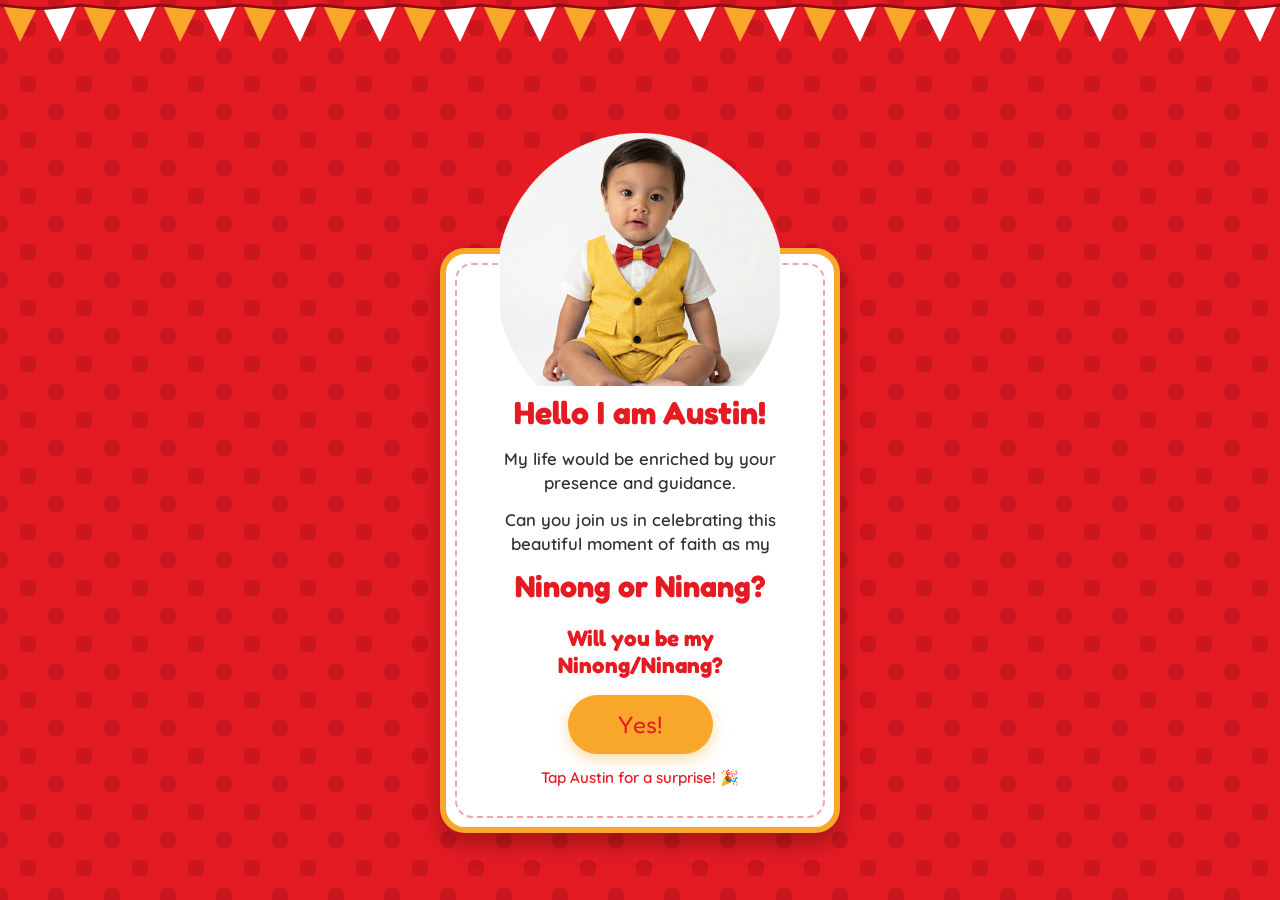
<file: index.html>
<!DOCTYPE html>
<html lang="en">
<head>
    <meta charset="UTF-8">
    <meta name="viewport" content="width=device-width, initial-scale=1.0">
    <title>Austin's 1st Birthday!</title>

    <!-- Link preview (Messenger/Facebook). Palitan ang URL kapag lumipat sa Cloudflare -->
    <meta name="description" content="Austin has something to ask you. Tap to open!">
    <link rel="canonical" href="https://austinbday.invitationers.workers.dev/">
    <meta property="og:type" content="website">
    <meta property="og:site_name" content="Austin's 1st Birthday">
    <meta property="og:title" content="A special question from Austin">
    <meta property="og:description" content="Austin has something to ask you. Tap to open!">
    <meta property="og:url" content="https://austinbday.invitationers.workers.dev/">
    <meta property="og:image" content="https://austinbday.invitationers.workers.dev/assets/preview-ninong-2.jpg">
    <meta property="og:image:secure_url" content="https://austinbday.invitationers.workers.dev/assets/preview-ninong-2.jpg">
    <meta property="og:image:type" content="image/jpeg">
    <meta property="og:image:width" content="1200">
    <meta property="og:image:height" content="630">
    <meta property="og:image:alt" content="Envelope: A special question from Austin">
    <meta name="twitter:card" content="summary_large_image">
    <meta name="twitter:title" content="A special question from Austin">
    <meta name="twitter:image" content="https://austinbday.invitationers.workers.dev/assets/preview-ninong-2.jpg">
    <link rel="stylesheet" href="style.css">
</head>
<body class="party-bg">

    <div class="bunting" aria-hidden="true"></div>

    <!-- NINONG/NINANG PROPOSAL -->
    <div id="proposalPage" class="card-container active">
        <img src="assets/main-image.png" alt="Austin" class="jollibee-img" id="mainImg">

        <h1 class="pop d1">Hello I am Austin!</h1>
        <p class="msg pop d2">My life would be enriched by your presence and guidance.</p>
        <p class="msg pop d3">Can you join us in celebrating this beautiful moment of faith as my</p>
        <h2 class="ask pop d4">Ninong or Ninang?</h2>

        <h2 class="question pop d6">Will you be my<br>Ninong/Ninang?</h2>

        <button id="yesBtn" class="btn-yes btn-pulse">Yes!</button>
        <p class="tap-hint">Tap Austin for a surprise! &#127881;</p>
    </div>

    <script src="script.js"></script>
    <script>
        // Kung hindi ma-load ang image, tanggalin ito at alisin ang malaking puwang sa itaas
        document.getElementById('mainImg').addEventListener('error', function () {
            this.style.display = 'none';
            document.getElementById('proposalPage').classList.add('no-image');
        });

        // Bawat pindot sa larawan ni Austin = confetti
        document.getElementById('mainImg').addEventListener('click', function () {
            confettiBurst(20);
        });

        startBalloons();

        // Yes! -> confetti, tapos punta sa details page (tandaan kung saan galing)
        document.getElementById('yesBtn').addEventListener('click', function () {
            confettiFromEl(this, 28); // sumasabog mula mismo sa button
            setTimeout(function () { window.location.href = 'details?from=ninong'; }, 950);
        });
    </script>

</body>
</html>
</file>
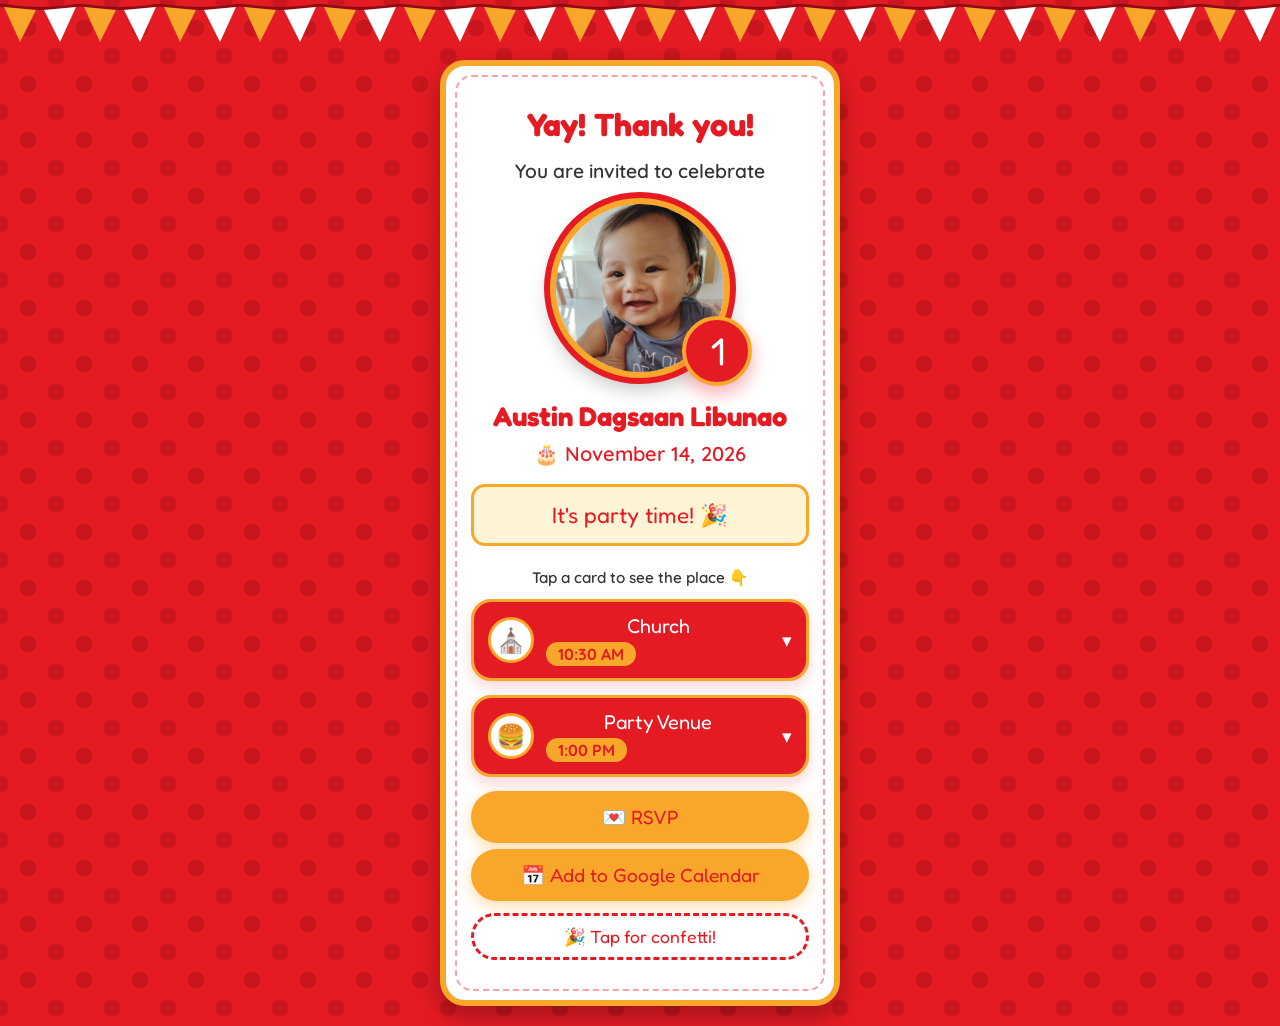
<file: details.html>
<!DOCTYPE html>
<html lang="en">
<head>
    <meta charset="UTF-8">
    <meta name="viewport" content="width=device-width, initial-scale=1.0">
    <title>Austin's 1st Birthday - Details</title>

    <!-- Link preview (Messenger/Facebook). Palitan ang URL kapag lumipat sa Cloudflare -->
    <meta name="description" content="Church, party venue, and countdown.">
    <link rel="canonical" href="https://austinbday.invitationers.workers.dev/details">
    <meta property="og:type" content="website">
    <meta property="og:site_name" content="Austin's 1st Birthday">
    <meta property="og:title" content="Austin's 1st Birthday - Details">
    <meta property="og:description" content="Church, party venue, and countdown.">
    <meta property="og:url" content="https://austinbday.invitationers.workers.dev/details">
    <meta property="og:image" content="https://austinbday.invitationers.workers.dev/assets/preview.jpg">
    <meta property="og:image:secure_url" content="https://austinbday.invitationers.workers.dev/assets/preview.jpg">
    <meta property="og:image:type" content="image/jpeg">
    <meta property="og:image:width" content="1200">
    <meta property="og:image:height" content="630">
    <meta property="og:image:alt" content="Envelope invitation for Austin's 1st Birthday">
    <meta name="twitter:card" content="summary_large_image">
    <meta name="twitter:title" content="Austin's 1st Birthday - Details">
    <meta name="twitter:image" content="https://austinbday.invitationers.workers.dev/assets/preview.jpg">
    <link rel="stylesheet" href="style.css">
    <script>
        // Kapag nag-refresh ang bisita dito, ibalik sila sa link na ipinadala sa kanila (Guest o Ninong/Ninang)
        (function () {
            var pages = { guest: 'guest', ninong: 'ninong', ninang: 'ninang' };
            var m = window.location.search.match(/[?&]from=([a-z]+)/);
            var from = m ? m[1] : null;
            try {
                if (from) { sessionStorage.setItem('entry', from); }
                else { from = sessionStorage.getItem('entry'); }
            } catch (e) {}
            var reloaded = false;
            try {
                var nav = performance.getEntriesByType && performance.getEntriesByType('navigation')[0];
                reloaded = nav ? nav.type === 'reload' : (performance.navigation && performance.navigation.type === 1);
            } catch (e) {}
            if (reloaded && from && pages[from]) { window.location.replace(pages[from]); }
        })();
    </script>
</head>
<body class="party-bg">

    <!-- PAGE 2: MAIN INVITATION -->
    <div class="bunting" aria-hidden="true"></div>

    <div id="invitationPage" class="card-container card-plain active">
        <h1>Yay! Thank you!</h1>
        <p class="lead">You are invited to celebrate</p>

        <div class="hero has-photo" id="hero">
            <div class="photo-frame">
                <img src="assets/austin-photo.jpg?v=2" alt="Austin" id="celebPhoto" decoding="async">
            </div>
            <div class="age-badge" id="ageBadge" role="button" tabindex="0" aria-label="Tap for confetti">
                <span class="age-num">1</span>
                <span class="age-txt">year old</span>
            </div>
        </div>

        <h2 class="celebrant">Austin Dagsaan Libunao</h2>
        <p class="date-line">&#127874; November 14, 2026</p>

        <!-- Countdown -->
        <div class="countdown" id="countdown" aria-live="polite">
            <div><b id="cdDays">--</b><small>days</small></div>
            <div><b id="cdHours">--</b><small>hours</small></div>
            <div><b id="cdMins">--</b><small>mins</small></div>
            <div><b id="cdSecs">--</b><small>secs</small></div>
        </div>

        <!-- Tap-to-open detail cards -->
        <p class="hint">Tap a card to see the place &#128071;</p>
        <div class="detail">
            <button class="detail-head" aria-expanded="false">
                <span class="d-icon">&#9962;</span>
                <span class="d-text"><strong>Church</strong><em>10:30 AM</em></span>
                <span class="d-arrow">&#9662;</span>
            </button>
            <div class="detail-body">
                <p>Saint John Nepomucene Parochial School</p>
                <a class="btn-map" target="_blank" rel="noopener"
                   href="https://www.google.com/maps/search/?api=1&query=Saint+John+Nepomucene+Parochial+School+Cabiao">&#128205; Open in Maps</a>
            </div>
        </div>

        <div class="detail">
            <button class="detail-head" aria-expanded="false">
                <span class="d-icon">&#127828;</span>
                <span class="d-text"><strong>Party Venue</strong><em>1:00 PM</em></span>
                <span class="d-arrow">&#9662;</span>
            </button>
            <div class="detail-body">
                <p>Jollibee Cabiao</p>
                <a class="btn-map" target="_blank" rel="noopener"
                   href="https://www.google.com/maps/search/?api=1&query=Jollibee+Cabiao">&#128205; Open in Maps</a>
            </div>
        </div>

        <button id="rsvpBtn" class="btn-yes btn-cal btn-rsvp">&#128140; RSVP</button>
        <a id="calBtn" class="btn-yes btn-cal" target="_blank" rel="noopener">&#128197; Add to Google Calendar</a>
        <button id="confettiBtn" class="btn-confetti">&#127881; Tap for confetti!</button>
    </div>

    <!-- RSVP pop-up (nasa labas ng card para tama ang position) -->
    <div id="rsvpModal" class="rsvp-overlay hidden" role="dialog" aria-modal="true" aria-labelledby="rsvpTitle">
        <div class="rsvp-sheet">
            <button id="rsvpClose" class="rsvp-close" aria-label="Close">&times;</button>

            <div id="rsvpFormView">
                <h2 id="rsvpTitle">RSVP &#127880;</h2>
                <p id="rsvpSub" class="rsvp-sub">Will you join Austin's 1st birthday?</p>

                <label class="rsvp-label" for="rsvpName">Your name</label>
                <input id="rsvpName" class="rsvp-input" type="text" maxlength="60" autocomplete="name" placeholder="e.g. Tita Joy">

                <div class="rsvp-label">Will you come?</div>
                <div class="rsvp-choices">
                    <button type="button" class="choice" data-val="yes" aria-pressed="false">Yes, I'll be there! &#127881;</button>
                    <button type="button" class="choice" data-val="no" aria-pressed="false">Can't make it &#128546;</button>
                </div>

                <div id="guestsRow" class="hidden">
                    <div class="rsvp-label">How many will come? (including you)</div>
                    <div class="stepper">
                        <button type="button" id="guestsMinus" aria-label="Fewer guests">&minus;</button>
                        <span id="guestsNum">1</span>
                        <button type="button" id="guestsPlus" aria-label="More guests">+</button>
                    </div>
                </div>

                <label class="rsvp-label" for="rsvpMsg">Message for Austin (optional)</label>
                <textarea id="rsvpMsg" class="rsvp-input" rows="2" maxlength="200" placeholder="Happy birthday, Austin!"></textarea>

                <!-- bitag laban sa bots: dapat walang laman -->
                <input id="rsvpWebsite" class="hp" type="text" tabindex="-1" autocomplete="off" aria-hidden="true">

                <p id="rsvpError" class="rsvp-error" role="alert"></p>
                <button type="button" id="rsvpSend" class="btn-yes btn-send">Send RSVP</button>
            </div>

            <div id="rsvpThanks" class="hidden">
                <h2 id="thanksTitle">Thank you!</h2>
                <p id="thanksText" class="rsvp-sub"></p>
                <div id="thanksRecap" class="rsvp-recap">
                    <div>&#128197; November 14, 2026</div>
                    <div>&#9962; 10:30 AM &middot; Church</div>
                    <div>&#127828; 1:00 PM &middot; Jollibee Cabiao</div>
                    <div id="thanksParty" class="recap-party"></div>
                </div>
                <button type="button" id="rsvpDone" class="btn-yes btn-send">Done</button>
                <button type="button" id="rsvpEdit" class="rsvp-link">Change my answer</button>
            </div>
        </div>
    </div>

    <script src="script.js"></script>
    <script src="rsvp.js"></script>
    <script>
        // ---------- Details page ----------
        const EVENT_START = new Date(2026, 10, 14, 10, 30); // Nov 14, 2026 10:30 AM

        function updateCountdown() {
            const diff = EVENT_START - new Date();
            const box = document.getElementById('countdown');
            if (diff <= 0) {
                box.innerHTML = '<div class="cd-done">It\'s party time! \uD83C\uDF89</div>';
                return;
            }
            const s = Math.floor(diff / 1000);
            document.getElementById('cdDays').textContent = Math.floor(s / 86400);
            document.getElementById('cdHours').textContent = String(Math.floor(s % 86400 / 3600)).padStart(2, '0');
            document.getElementById('cdMins').textContent = String(Math.floor(s % 3600 / 60)).padStart(2, '0');
            document.getElementById('cdSecs').textContent = String(s % 60).padStart(2, '0');
        }
        updateCountdown();
        setInterval(updateCountdown, 1000);

        // Tap-to-open detail cards
        document.querySelectorAll('.detail-head').forEach(function (btn) {
            btn.addEventListener('click', function () {
                const card = btn.parentElement;
                const open = card.classList.toggle('open');
                btn.setAttribute('aria-expanded', open);
            });
        });

        // Confetti triggers
        document.getElementById('confettiBtn').addEventListener('click', () => confettiBurst(40));
        const badge = document.getElementById('ageBadge');
        badge.addEventListener('click', () => confettiBurst(25));
        badge.addEventListener('keydown', (e) => { if (e.key === 'Enter' || e.key === ' ') confettiBurst(25); });

        // Photo: itatago lang kung hindi ma-load ang image
        document.getElementById('celebPhoto').addEventListener('error', function () {
            document.getElementById('hero').classList.remove('has-photo');
        });

        // Add to Google Calendar (10:30 AM - 4:00 PM, Philippine time)
        document.getElementById('calBtn').href = 'https://calendar.google.com/calendar/render?action=TEMPLATE'
            + '&text=' + encodeURIComponent("Austin's 1st Birthday")
            + '&dates=20261114T103000/20261114T160000&ctz=Asia/Manila'
            + '&location=' + encodeURIComponent('Church: Saint John Nepomucene Parochial School | Party: Jollibee Cabiao')
            + '&details=' + encodeURIComponent('Church 10:30 AM - Saint John Nepomucene Parochial School. Party 1:00 PM - Jollibee Cabiao.');

        startBalloons();

        // Confetti pagdating sa page
        setTimeout(function () { confettiBurst(30); }, 400);
    </script>

</body>
</html>
</file>
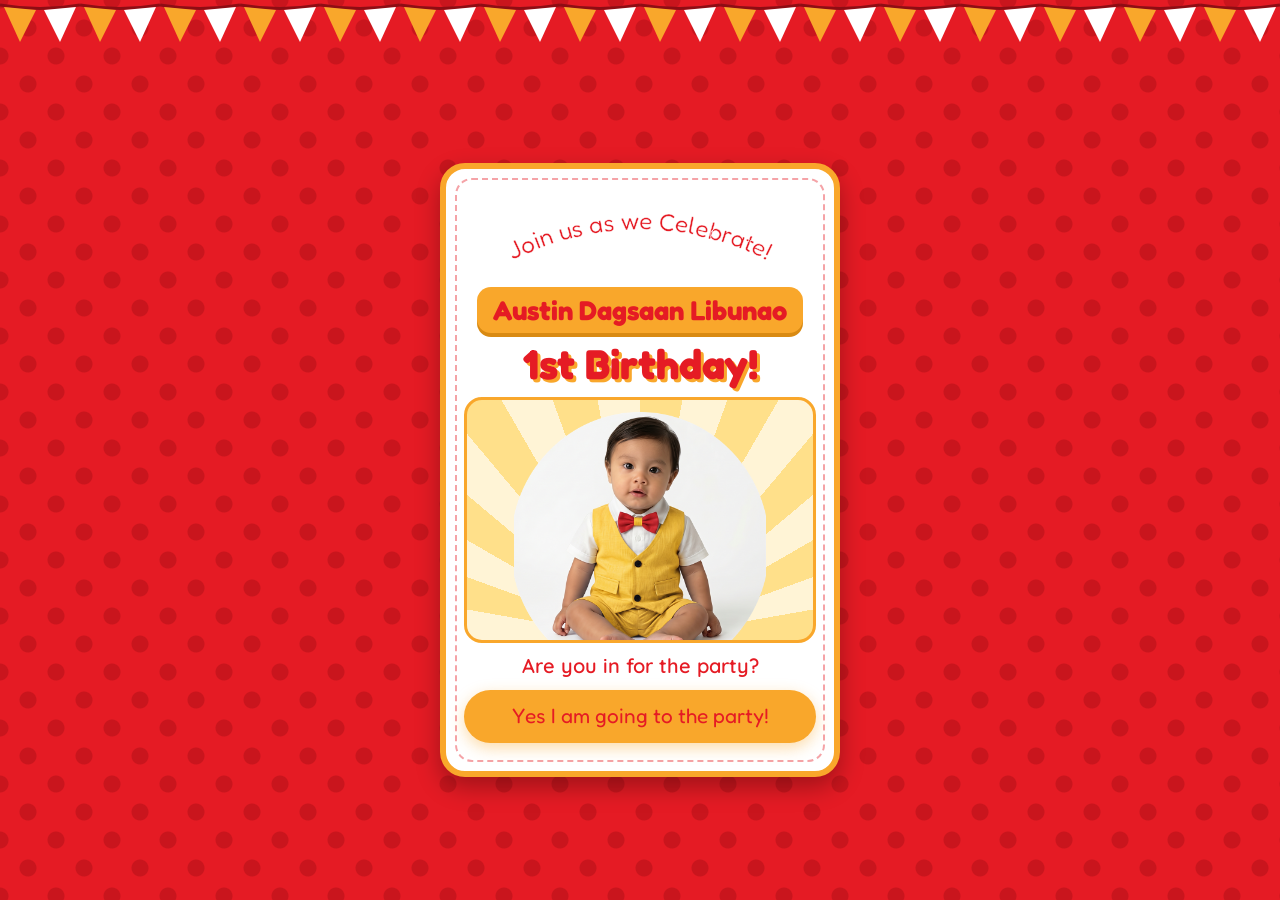
<file: guest.html>
<!DOCTYPE html>
<html lang="en">
<head>
    <meta charset="UTF-8">
    <meta name="viewport" content="width=device-width, initial-scale=1.0">
    <title>You're invited to Austin's 1st Birthday!</title>

    <!-- Link preview (Messenger/Facebook). Palitan ang URL kapag lumipat sa Cloudflare -->
    <meta name="description" content="Tap to see the details and join the party!">
    <link rel="canonical" href="https://austinbday.invitationers.workers.dev/guest">
    <meta property="og:type" content="website">
    <meta property="og:site_name" content="Austin's 1st Birthday">
    <meta property="og:title" content="You're invited to Austin's 1st Birthday!">
    <meta property="og:description" content="Tap to see the details and join the party!">
    <meta property="og:url" content="https://austinbday.invitationers.workers.dev/guest">
    <meta property="og:image" content="https://austinbday.invitationers.workers.dev/assets/preview-guest.jpg">
    <meta property="og:image:secure_url" content="https://austinbday.invitationers.workers.dev/assets/preview-guest.jpg">
    <meta property="og:image:type" content="image/jpeg">
    <meta property="og:image:width" content="1200">
    <meta property="og:image:height" content="630">
    <meta property="og:image:alt" content="Envelope: You're invited to Austin's 1st Birthday">
    <meta name="twitter:card" content="summary_large_image">
    <meta name="twitter:title" content="You're invited to Austin's 1st Birthday!">
    <meta name="twitter:image" content="https://austinbday.invitationers.workers.dev/assets/preview-guest.jpg">
    <link rel="stylesheet" href="style.css">
</head>
<body class="party-bg">

    <div class="bunting" aria-hidden="true"></div>

    <div id="guestPage" class="card-container card-plain guest-card active">

        <!-- Curved na text -->
        <svg class="curve-title pop d1" viewBox="0 22 360 86" aria-label="Join us as we Celebrate!">
            <path id="curvePath" d="M 5 100 Q 180 -15 355 100" fill="none"/>
            <text>
                <textPath href="#curvePath" xlink:href="#curvePath" startOffset="50%" text-anchor="middle">Join us as we Celebrate!</textPath>
            </text>
        </svg>

        <h2 class="guest-name pop d2"><span>Austin Dagsaan Libunao</span></h2>
        <h1 class="guest-bday pop d3">1st Birthday!</h1>

        <!-- Larawan ni Austin sa sunburst stage -->
        <div class="trio">
            <div class="trio-mid pop d4"><img src="assets/main-image.png" alt="Austin" id="imgAustin"></div>
        </div>

        <p class="guest-q pop d7">Are you in for the party?</p>
        <button id="goBtn" class="btn-yes btn-go pop d8">Yes I am going to the party!</button>
    </div>

    <script src="script.js"></script>
    <script>
        // Itago (pero panatilihin ang puwesto) ng larawang hindi ma-load
        document.getElementById('imgAustin').addEventListener('error', function () {
            this.style.visibility = 'hidden';
        });

        // Awtomatikong ipantay sa gitna ang mismong laman ng larawan (kahit hindi pantay ang transparent na espasyo sa PNG)
        function centerPhoto(img) {
            try {
                var w = img.naturalWidth, h = img.naturalHeight;
                if (!w || !h) return;
                var s = Math.min(1, 200 / w);
                var cw = Math.max(1, Math.round(w * s)), ch = Math.max(1, Math.round(h * s));
                var cv = document.createElement('canvas');
                cv.width = cw; cv.height = ch;
                var cx = cv.getContext('2d');
                cx.drawImage(img, 0, 0, cw, ch);
                var d = cx.getImageData(0, 0, cw, ch).data;
                var min = cw, max = -1;
                for (var y = 0; y < ch; y++) {
                    for (var x = 0; x < cw; x++) {
                        if (d[(y * cw + x) * 4 + 3] > 40) {
                            if (x < min) min = x;
                            if (x > max) max = x;
                        }
                    }
                }
                if (max < 0) return;
                var offset = (cw / 2 - (min + max + 1) / 2) / cw;   // bahagi ng lapad
                offset = Math.max(-0.2, Math.min(0.2, offset));
                img.style.transform = 'translateX(' + (offset * 100).toFixed(2) + '%)';
            } catch (e) { /* kung hindi puwede, iwan sa dati */ }
        }
        var austin = document.getElementById('imgAustin');
        if (austin.complete) { centerPhoto(austin); }
        austin.addEventListener('load', function () { centerPhoto(austin); });

        startBalloons();

        document.getElementById('goBtn').addEventListener('click', function () {
            confettiFromEl(this, 28); // sumasabog mula mismo sa button
            setTimeout(function () { window.location.href = 'details?from=guest'; }, 950);
        });
    </script>

</body>
</html>
</file>
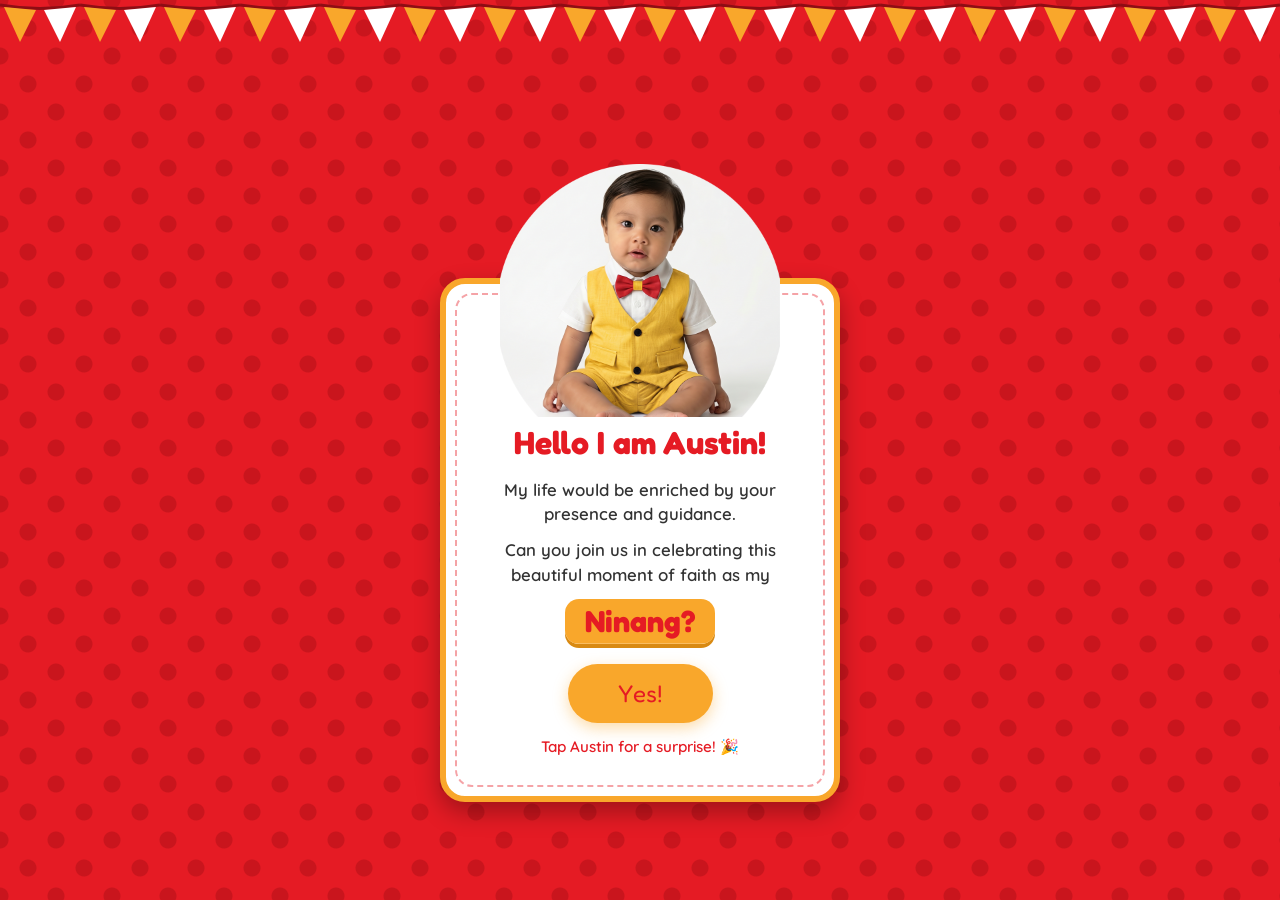
<file: ninang.html>
<!DOCTYPE html>
<html lang="en">
<head>
    <meta charset="UTF-8">
    <meta name="viewport" content="width=device-width, initial-scale=1.0">
    <title>A special question from Austin</title>

    <!-- Link preview (Messenger/Facebook). Palitan ang URL kapag lumipat sa Cloudflare -->
    <meta name="description" content="Austin has a special question for you. Tap to open!">
    <link rel="canonical" href="https://austinbday.invitationers.workers.dev/ninang">
    <meta property="og:type" content="website">
    <meta property="og:site_name" content="Austin's 1st Birthday">
    <meta property="og:title" content="A special question from Austin">
    <meta property="og:description" content="Austin has a special question for you. Tap to open!">
    <meta property="og:url" content="https://austinbday.invitationers.workers.dev/ninang">
    <meta property="og:image" content="https://austinbday.invitationers.workers.dev/assets/preview-ninong-2.jpg">
    <meta property="og:image:secure_url" content="https://austinbday.invitationers.workers.dev/assets/preview-ninong-2.jpg">
    <meta property="og:image:type" content="image/jpeg">
    <meta property="og:image:width" content="1200">
    <meta property="og:image:height" content="630">
    <meta property="og:image:alt" content="Envelope: A special question from Austin">
    <meta name="twitter:card" content="summary_large_image">
    <meta name="twitter:title" content="A special question from Austin">
    <meta name="twitter:image" content="https://austinbday.invitationers.workers.dev/assets/preview-ninong-2.jpg">
    <link rel="stylesheet" href="style.css">
    <script>document.documentElement.className = 'js';</script>
</head>
<body class="party-bg">

    <div class="bunting" aria-hidden="true"></div>

    <!-- NINANG INVITATION -->
    <div id="proposalPage" class="card-container active">
        <img src="assets/main-image.png" alt="Austin" class="jollibee-img" id="mainImg">

        <div id="story" class="story">
            <h1>Hello I am Austin!</h1>
            <p class="msg">My life would be enriched by your presence and guidance.</p>
            <p class="msg">Can you join us in celebrating this beautiful moment of faith as my</p>
            <h2 class="ask"><span class="hl">Ninang?</span></h2>
        </div>

        <button id="yesBtn" class="btn-yes btn-pulse">Yes!</button>
        <p class="tap-hint">Tap Austin for a surprise! &#127881;</p>
    </div>

    <script src="script.js"></script>
    <script>
        // Kung hindi ma-load ang image, tanggalin ito at alisin ang malaking puwang sa itaas
        document.getElementById('mainImg').addEventListener('error', function () {
            this.style.display = 'none';
            document.getElementById('proposalPage').classList.add('no-image');
        });

        // Bawat pindot sa larawan ni Austin = confetti
        document.getElementById('mainImg').addEventListener('click', function () {
            confettiBurst(20);
        });

        startBalloons();
        startStory();

        // Yes! -> confetti mula sa button, tapos punta sa details page (tandaan kung saan galing)
        document.getElementById('yesBtn').addEventListener('click', function () {
            confettiFromEl(this, 28);
            setTimeout(function () { window.location.href = 'details?from=ninang'; }, 950);
        });
    </script>

</body>
</html>
</file>
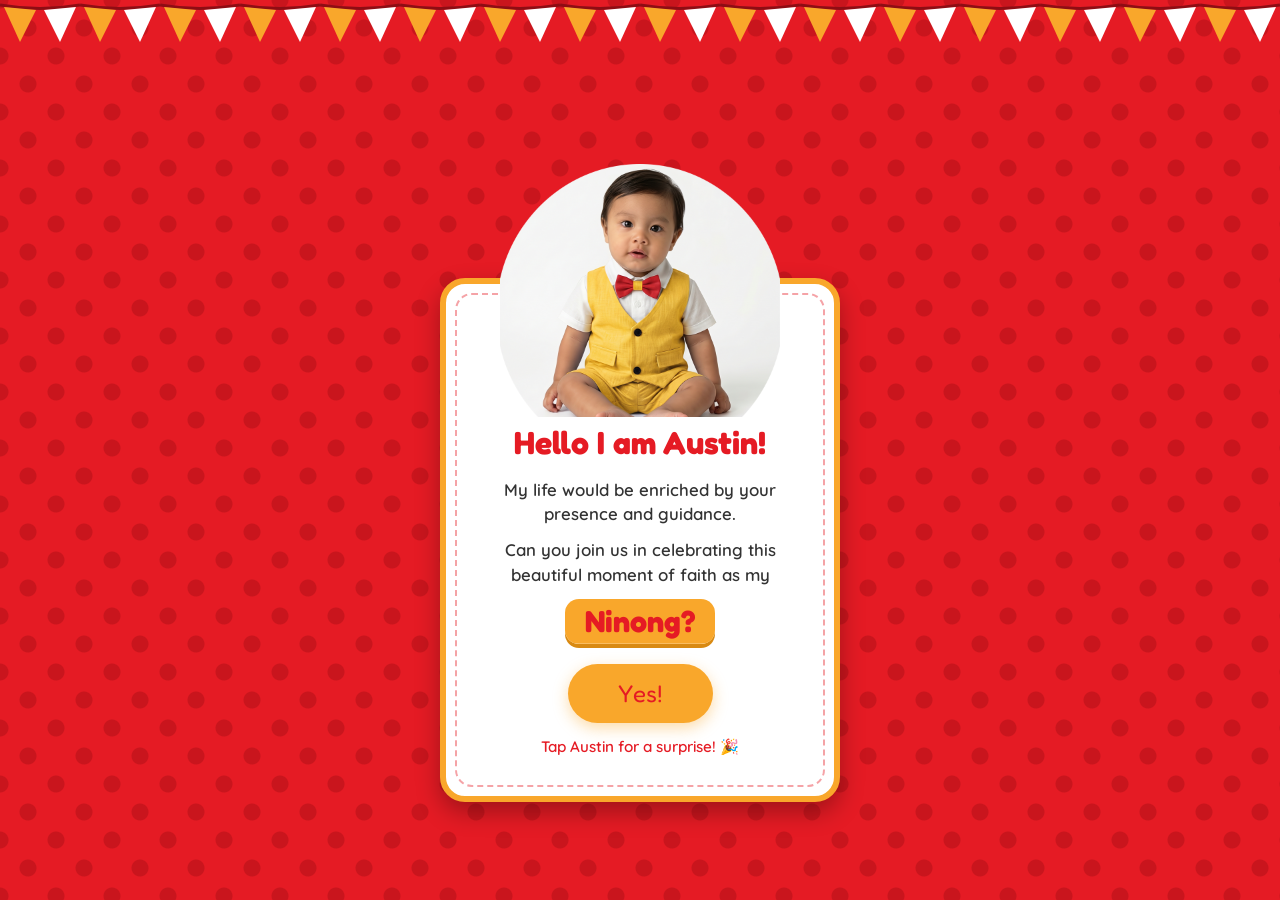
<file: ninong.html>
<!DOCTYPE html>
<html lang="en">
<head>
    <meta charset="UTF-8">
    <meta name="viewport" content="width=device-width, initial-scale=1.0">
    <title>A special question from Austin</title>

    <!-- Link preview (Messenger/Facebook). Palitan ang URL kapag lumipat sa Cloudflare -->
    <meta name="description" content="Austin has a special question for you. Tap to open!">
    <link rel="canonical" href="https://austinbday.invitationers.workers.dev/ninong">
    <meta property="og:type" content="website">
    <meta property="og:site_name" content="Austin's 1st Birthday">
    <meta property="og:title" content="A special question from Austin">
    <meta property="og:description" content="Austin has a special question for you. Tap to open!">
    <meta property="og:url" content="https://austinbday.invitationers.workers.dev/ninong">
    <meta property="og:image" content="https://austinbday.invitationers.workers.dev/assets/preview-ninong-2.jpg">
    <meta property="og:image:secure_url" content="https://austinbday.invitationers.workers.dev/assets/preview-ninong-2.jpg">
    <meta property="og:image:type" content="image/jpeg">
    <meta property="og:image:width" content="1200">
    <meta property="og:image:height" content="630">
    <meta property="og:image:alt" content="Envelope: A special question from Austin">
    <meta name="twitter:card" content="summary_large_image">
    <meta name="twitter:title" content="A special question from Austin">
    <meta name="twitter:image" content="https://austinbday.invitationers.workers.dev/assets/preview-ninong-2.jpg">
    <link rel="stylesheet" href="style.css">
    <script>document.documentElement.className = 'js';</script>
</head>
<body class="party-bg">

    <div class="bunting" aria-hidden="true"></div>

    <!-- NINONG INVITATION -->
    <div id="proposalPage" class="card-container active">
        <img src="assets/main-image.png" alt="Austin" class="jollibee-img" id="mainImg">

        <div id="story" class="story">
            <h1>Hello I am Austin!</h1>
            <p class="msg">My life would be enriched by your presence and guidance.</p>
            <p class="msg">Can you join us in celebrating this beautiful moment of faith as my</p>
            <h2 class="ask"><span class="hl">Ninong?</span></h2>
        </div>

        <button id="yesBtn" class="btn-yes btn-pulse">Yes!</button>
        <p class="tap-hint">Tap Austin for a surprise! &#127881;</p>
    </div>

    <script src="script.js"></script>
    <script>
        // Kung hindi ma-load ang image, tanggalin ito at alisin ang malaking puwang sa itaas
        document.getElementById('mainImg').addEventListener('error', function () {
            this.style.display = 'none';
            document.getElementById('proposalPage').classList.add('no-image');
        });

        // Bawat pindot sa larawan ni Austin = confetti
        document.getElementById('mainImg').addEventListener('click', function () {
            confettiBurst(20);
        });

        startBalloons();
        startStory();

        // Yes! -> confetti mula sa button, tapos punta sa details page (tandaan kung saan galing)
        document.getElementById('yesBtn').addEventListener('click', function () {
            confettiFromEl(this, 28);
            setTimeout(function () { window.location.href = 'details?from=ninong'; }, 950);
        });
    </script>

</body>
</html>
</file>
<file: style.css>
/* Import ng masayang fonts mula sa Google Fonts */
@import url('https://fonts.googleapis.com/css2?family=Fredoka+One&family=Quicksand:wght@600;700&display=swap');

/* Reset at Base Styles */
/* Sukat ng image: sumusunod sa lapad ng screen */
:root {
    --img-w: min(280px, 72vw);
}

* {
    box-sizing: border-box;
    margin: 0;
    padding: 0;
}

body {
    font-family: 'Quicksand', sans-serif;
    background-color: #E51B24; /* Jollibee Red */
    display: flex;
    justify-content: center;
    align-items: center;
    min-height: 100vh; /* fallback */
    min-height: 100dvh; /* tama sa mobile address bar */
    text-align: center;
    padding: 20px;
}

/* Mobile View Container */
.card-container {
    width: 100%;
    max-width: 400px;
    background-color: #ffffff;
    border: 6px solid #F9A72B; /* Jollibee Yellow */
    border-radius: 25px;
    
    /* Ang padding-top at margin-top ay nakabase na sa laki ng image (--img-w) */
    padding: calc(var(--img-w) * 0.5) 25px 40px;
    margin-top: calc(var(--img-w) * 0.5);
    
    box-shadow: 0 10px 25px rgba(0, 0, 0, 0.3);
    position: relative;
}

/* Typography */
h1, h2 {
    font-family: 'Fredoka One', cursive;
    color: #E51B24;
    margin-bottom: 15px;
    line-height: 1.2;
}

p {
    font-size: 1.2rem;
    color: #333333;
    margin-bottom: 25px;
    font-weight: 600;
}

/* Updated Overlapping Image Styling */
.jollibee-img {
    width: var(--img-w);
    max-width: 100%;
    height: auto;
    position: absolute;
    top: calc(var(--img-w) * -0.43); /* dating -120px sa 280px */
    left: 50%;
    transform: translateX(-50%);
}

/* Button Styling */
.btn-yes {
    background-color: #F9A72B;
    color: #E51B24;
    border: none;
    padding: 15px 50px;
    font-size: 1.5rem;
    font-family: 'Fredoka One', cursive;
    border-radius: 50px;
    cursor: pointer;
    box-shadow: 0 5px 15px rgba(249, 167, 43, 0.4);
    transition: transform 0.2s ease, background-color 0.2s ease;
}

.btn-yes:hover {
    background-color: #ffb84d;
}

.btn-yes:focus-visible {
    outline: 3px solid #E51B24;
    outline-offset: 3px;
}

.btn-yes:active {
    transform: scale(0.95);
}

/* Card na walang overlapping image (Page 2, o kapag hindi nag-load ang image) */
.card-plain,
.no-image {
    padding-top: 40px;
    margin-top: 0;
}

/* Page Toggle Classes */
.hidden {
    display: none !important;
}

.active {
    display: block;
    animation: popIn 0.5s cubic-bezier(0.175, 0.885, 0.32, 1.275) forwards;
}

/* Simple Animation */
@keyframes popIn {
    0% { opacity: 0; transform: scale(0.8); }
    100% { opacity: 1; transform: scale(1); }
}

/* =========================================
   PAGE 2: Invitation details
   ========================================= */
#invitationPage {
    overflow: hidden; /* para hindi lumabas ang balloons sa gilid ng card */
}

#invitationPage > *:not(.balloons) {
    position: relative;
    z-index: 1;
}

.lead {
    margin-bottom: 15px;
}

/* Bouncing "1" badge */
.age-badge {
    width: 130px;
    height: 130px;
    margin: 0 auto 15px;
    background: #E51B24;
    border: 6px solid #F9A72B;
    border-radius: 50%;
    display: flex;
    flex-direction: column;
    align-items: center;
    justify-content: center;
    color: #ffffff;
    cursor: pointer;
    box-shadow: 0 8px 18px rgba(229, 27, 36, 0.35);
    animation: bounce 1.6s ease-in-out infinite;
    -webkit-tap-highlight-color: transparent;
}

.age-badge:active {
    transform: scale(0.92);
}

.age-num {
    font-family: 'Fredoka One', cursive;
    font-size: 4rem;
    line-height: 1;
}

.age-txt {
    font-size: 0.9rem;
    font-weight: 700;
}

@keyframes bounce {
    0%, 100% { transform: translateY(0); }
    50% { transform: translateY(-10px); }
}

.celebrant {
    font-size: 1.7rem;
    margin-bottom: 8px;
}

.date-line {
    font-size: 1.25rem;
    color: #E51B24;
    margin-bottom: 18px;
}

/* Countdown */
.countdown {
    display: flex;
    justify-content: center;
    gap: 8px;
    margin-bottom: 22px;
}

.countdown div {
    flex: 1;
    max-width: 78px;
    background: #FFF4D6;
    border: 3px solid #F9A72B;
    border-radius: 14px;
    padding: 8px 0;
}

.countdown b {
    display: block;
    font-family: 'Fredoka One', cursive;
    font-size: 1.6rem;
    color: #E51B24;
    line-height: 1.1;
}

.countdown small {
    font-size: 0.75rem;
    font-weight: 700;
    color: #333333;
}

.countdown .cd-done {
    max-width: none;
    font-family: 'Fredoka One', cursive;
    font-size: 1.4rem;
    color: #E51B24;
    padding: 14px;
}

/* Tap-to-open cards */
.hint {
    font-size: 0.95rem;
    margin-bottom: 12px;
}

.detail {
    background: #ffffff;
    border: 3px solid #F9A72B;
    border-radius: 20px;
    margin-bottom: 14px;
    overflow: hidden;
    text-align: left;
    box-shadow: 0 6px 14px rgba(229, 27, 36, 0.18);
}

.detail-head {
    width: 100%;
    display: flex;
    align-items: center;
    gap: 12px;
    padding: 12px 14px;
    background: #E51B24;
    border: none;
    cursor: pointer;
    font-family: inherit;
    -webkit-tap-highlight-color: transparent;
}

.detail-head:active {
    background: #c9151d;
}

.d-icon {
    width: 46px;
    height: 46px;
    flex: none;
    display: flex;
    align-items: center;
    justify-content: center;
    background: #ffffff;
    border: 3px solid #F9A72B;
    border-radius: 50%;
    font-size: 1.5rem;
}

.d-text {
    flex: 1;
    display: flex;
    flex-direction: column;
}

.d-text strong {
    font-family: 'Fredoka One', cursive;
    font-size: 1.25rem;
    color: #ffffff;
    font-weight: normal;
}

.d-text em {
    align-self: flex-start;
    margin-top: 4px;
    background: #F9A72B;
    color: #E51B24;
    font-style: normal;
    font-weight: 700;
    font-size: 1rem;
    padding: 2px 12px;
    border-radius: 50px;
}

.d-arrow {
    color: #ffffff;
    font-size: 1.2rem;
    transition: transform 0.3s ease;
}

.detail.open .d-arrow {
    transform: rotate(180deg);
}

.detail-body {
    max-height: 0;
    padding: 0 16px;
    overflow: hidden;
    text-align: center;
    background: #FFF9E8;
    transition: max-height 0.35s ease, padding 0.35s ease;
}

.detail.open .detail-body {
    max-height: 200px;
    padding: 14px 16px 16px;
    border-top: 3px dashed #F9A72B;
}

.detail-body p {
    font-family: 'Fredoka One', cursive;
    font-size: 1.15rem;
    font-weight: normal;
    color: #333333;
    margin-bottom: 12px;
}

.btn-map {
    display: inline-block;
    background: #E51B24;
    color: #ffffff;
    text-decoration: none;
    font-weight: 700;
    padding: 9px 22px;
    border-radius: 50px;
    box-shadow: 0 4px 10px rgba(229, 27, 36, 0.3);
}

/* Action buttons */
.btn-cal {
    display: block;
    text-decoration: none;
    text-align: center;
    width: 100%;
    font-size: 1.2rem;
    padding: 14px 20px;
    margin-top: 6px;
}

.btn-confetti {
    width: 100%;
    margin-top: 12px;
    background: none;
    border: 3px dashed #E51B24;
    color: #E51B24;
    font-family: 'Fredoka One', cursive;
    font-size: 1.1rem;
    padding: 10px;
    border-radius: 50px;
    cursor: pointer;
}

.btn-confetti:active {
    transform: scale(0.96);
}

/* Confetti: sariling layer, pixel-based, may -webkit- para sa in-app browsers */
#confettiLayer {
    position: fixed;
    top: 0;
    left: 0;
    right: 0;
    bottom: 0;
    overflow: hidden;
    pointer-events: none;
    z-index: 9999;
}

.confetti {
    position: absolute;
    top: -30px;
    display: block;
    line-height: 1;
    -webkit-animation: confettiFall 2.5s linear forwards;
    animation: confettiFall 2.5s linear forwards;
}

.confetti-dot {
    width: 10px;
    height: 14px;
    border-radius: 2px;
}

@-webkit-keyframes confettiFall {
    0%   { -webkit-transform: translate3d(0, 0, 0) rotate(0deg); }
    100% { -webkit-transform: translate3d(0, var(--fall, 800px), 0) rotate(540deg); }
}

@keyframes confettiFall {
    0%   { transform: translate3d(0, 0, 0) rotate(0deg); }
    100% { transform: translate3d(0, var(--fall, 800px), 0) rotate(540deg); }
}

/* Respect "reduce motion" settings */
@media (prefers-reduced-motion: reduce) {
    .age-badge { animation: none; }
}


/* =========================================
   Celebrant photo (Page 2)
   ========================================= */
.hero {
    position: relative;
    margin: 0 auto 15px;
}

.photo-frame {
    display: none; /* lalabas lang kapag may nag-load na image */
}

.hero.has-photo {
    width: 180px;
    margin-bottom: 22px;
}

.hero.has-photo .photo-frame {
    display: block;
    width: 180px;
    height: 180px;
    border-radius: 50%;
    overflow: hidden;
    border: 6px solid #F9A72B;
    box-shadow: 0 0 0 6px #E51B24, 0 10px 20px rgba(0, 0, 0, 0.25);
    background: #FFF4D6;
}

.photo-frame img {
    display: block;
    width: 100%;
    height: 100%;
    object-fit: cover;          /* kahit anong sukat ng larawan, pupunuin ang bilog nang hindi nababanat */
    object-position: center 30%; /* nakatutok nang kaunti sa itaas kung nasaan ang mukha */
}

/* Ang "1" badge ay nagiging sticker sa gilid ng larawan */
.hero.has-photo .age-badge {
    position: absolute;
    right: -22px;
    bottom: -8px;
    width: 70px;
    height: 70px;
    margin: 0;
    border-width: 4px;
}

.hero.has-photo .age-num {
    font-size: 2.4rem;
}

.hero.has-photo .age-txt {
    display: none;
}


/* =========================================
   GUEST PAGE (guest.html)
   ========================================= */
.guest-card {
    overflow: hidden; /* walang lalampas sa box */
    padding-bottom: 28px;
}

/* Bounce papasok mula sa ibaba (pambata: may overshoot) */
.pop {
    -webkit-animation: bounceUp 0.9s cubic-bezier(0.28, 0.84, 0.42, 1) both;
    animation: bounceUp 0.9s cubic-bezier(0.28, 0.84, 0.42, 1) both;
}
.d1 { -webkit-animation-delay: 0.2s; animation-delay: 0.2s; }
.d2 { -webkit-animation-delay: 0.6s; animation-delay: 0.6s; }
.d3 { -webkit-animation-delay: 1.0s; animation-delay: 1.0s; }
.d4 { -webkit-animation-delay: 1.4s; animation-delay: 1.4s; }
.d5 { -webkit-animation-delay: 1.55s; animation-delay: 1.55s; }
.d6 { -webkit-animation-delay: 1.7s; animation-delay: 1.7s; }
.d7 { -webkit-animation-delay: 2.1s; animation-delay: 2.1s; }
.d8 { -webkit-animation-delay: 2.4s; animation-delay: 2.4s; }

@-webkit-keyframes bounceUp {
    0%   { opacity: 0; -webkit-transform: translate3d(0, 140px, 0) scale(0.7); }
    55%  { opacity: 1; -webkit-transform: translate3d(0, -16px, 0) scale(1.06); }
    75%  { -webkit-transform: translate3d(0, 6px, 0) scale(0.98); }
    100% { opacity: 1; -webkit-transform: translate3d(0, 0, 0) scale(1); }
}
@keyframes bounceUp {
    0%   { opacity: 0; transform: translate3d(0, 140px, 0) scale(0.7); }
    55%  { opacity: 1; transform: translate3d(0, -16px, 0) scale(1.06); }
    75%  { transform: translate3d(0, 6px, 0) scale(0.98); }
    100% { opacity: 1; transform: translate3d(0, 0, 0) scale(1); }
}

/* Curved title */
.curve-title {
    display: block;
    width: 100%;
    height: auto;
    margin: 0 auto -6px;
    overflow: visible;
}
.curve-title text {
    font-family: 'Fredoka One', cursive;
    font-size: 25px;
    fill: #E51B24;
    stroke: #ffffff;
    stroke-width: 0.5px;
}

/* Highlighted na pangalan ng celebrant */
.guest-name {
    margin: 0 0 6px;
    font-size: 1.7rem;
    line-height: 1.25;
}
.guest-name span {
    display: inline-block;
    padding: 6px 16px;
    background: #F9A72B;
    color: #E51B24;
    border-radius: 14px;
    box-shadow: 0 4px 0 #d98a12;
}

.guest-bday {
    font-size: 2.6rem;
    margin-bottom: 8px;
}

/* Tatlong larawan sa isang hanay, nasa loob ng card */
.trio {
    display: -webkit-flex;
    display: flex;
    -webkit-align-items: flex-end;
    align-items: flex-end;
    width: 100%;
    margin: 4px 0 10px;
    overflow: hidden;
}
.trio-side { -webkit-flex: 0 0 28%; flex: 0 0 28%; padding: 0 2px; }
.trio-mid  { -webkit-flex: 0 0 44%; flex: 0 0 44%; padding: 0 2px; }
.trio img {
    display: block;
    width: 100%;
    height: auto;
}

.guest-q {
    font-size: 1.25rem;
    color: #E51B24;
    margin-bottom: 12px;
}

.btn-go {
    width: 100%;
    font-size: 1.3rem;
    line-height: 1.2;
    padding: 14px 18px;
    -webkit-animation: bounceUp 0.9s cubic-bezier(0.28, 0.84, 0.42, 1) 2.4s both,
                       btnPulse 1.6s ease-in-out 3.4s infinite;
    animation: bounceUp 0.9s cubic-bezier(0.28, 0.84, 0.42, 1) 2.4s both,
               btnPulse 1.6s ease-in-out 3.4s infinite;
}

@-webkit-keyframes btnPulse {
    0%, 100% { -webkit-transform: scale(1); }
    50%      { -webkit-transform: scale(1.05); }
}
@keyframes btnPulse {
    0%, 100% { transform: scale(1); }
    50%      { transform: scale(1.05); }
}

/* Kusang lumalabas na balloons */
#balloonLayer {
    position: fixed;
    top: 0;
    left: 0;
    right: 0;
    bottom: 0;
    overflow: hidden;
    pointer-events: none;
    z-index: 5000;
}
.fly-balloon {
    position: absolute;
    bottom: -150px;
    pointer-events: none;
    -webkit-animation: balloonRise 9s linear forwards;
    animation: balloonRise 9s linear forwards;
}
.fly-balloon-sway {
    display: block;
    width: 100%;
    -webkit-transform-origin: 50% 20%;
    transform-origin: 50% 20%;
    -webkit-animation: balloonSway 2.4s ease-in-out infinite;
    animation: balloonSway 2.4s ease-in-out infinite;
}
.fly-balloon svg {
    display: block;
    width: 100%;
    height: auto;
    overflow: visible;
    pointer-events: none;
}
/* Ang lobo lang (hindi ang tali) ang puwedeng pindutin */
.fly-balloon .hit {
    pointer-events: auto;
    cursor: pointer;
    -webkit-tap-highlight-color: transparent;
}

@-webkit-keyframes balloonRise {
    0%   { -webkit-transform: translate3d(0, 0, 0); }
    100% { -webkit-transform: translate3d(0, var(--rise, -800px), 0); }
}
@keyframes balloonRise {
    0%   { transform: translate3d(0, 0, 0); }
    100% { transform: translate3d(0, var(--rise, -800px), 0); }
}
@-webkit-keyframes balloonSway {
    0%, 100% { -webkit-transform: translateX(-10px) rotate(-5deg); }
    50%      { -webkit-transform: translateX(10px) rotate(5deg); }
}
@keyframes balloonSway {
    0%, 100% { transform: translateX(-10px) rotate(-5deg); }
    50%      { transform: translateX(10px) rotate(5deg); }
}

@media (prefers-reduced-motion: reduce) {
    .pop, .btn-go { -webkit-animation: none; animation: none; opacity: 1; }
}

/* Maliliit na phone (320-350px): paliitin ang text para kasya sa isang screen */
@media (max-width: 350px) {
    .guest-card { padding-left: 14px; padding-right: 14px; padding-bottom: 22px; }
    .guest-name { font-size: 1.3rem; }
    .guest-name span { padding: 5px 12px; }
    .guest-bday { font-size: 2.1rem; }
    .guest-q { font-size: 1.05rem; margin-bottom: 10px; }
    .btn-go { font-size: 1.05rem; padding: 12px 14px; }
}


/* =========================================
   PARTY LOOK (guest, Ninong/Ninang, details)
   ========================================= */

/* Pulang background na may polka dots */
body.party-bg {
    background-color: #E51B24;
    background-image:
        radial-gradient(circle, #c9151d 0, #c9151d 8px, transparent 9px),
        radial-gradient(circle, #c9151d 0, #c9151d 8px, transparent 9px);
    background-size: 56px 56px;
    background-position: 0 0, 28px 28px;
    padding-top: 60px;
}

/* Bunting (watawat) sa itaas ng screen */
.bunting {
    position: fixed;
    top: 0;
    left: 0;
    right: 0;
    height: 46px;
    z-index: 0;
    pointer-events: none;
    background-repeat: repeat-x;
    background-size: 80px 46px;
    background-image: url("data:image/svg+xml,%3Csvg xmlns='http://www.w3.org/2000/svg' width='80' height='46'%3E%3Cpath d='M0 5 Q40 12 80 5' stroke='%238e0d14' stroke-width='3' fill='none'/%3E%3Cpolygon points='4,7 36,10 20,42' fill='%23F9A72B'/%3E%3Cpolygon points='44,10 76,7 60,42' fill='%23ffffff'/%3E%3C/svg%3E");
}

/* Para nasa ibabaw ng bunting ang card */
.card-container {
    z-index: 1;
}

/* Stitched (tahi) na border sa loob ng card */
.card-container::before {
    content: '';
    position: absolute;
    top: 9px;
    left: 9px;
    right: 9px;
    bottom: 9px;
    border: 2px dashed rgba(229, 27, 36, 0.4);
    border-radius: 17px;
    pointer-events: none;
}

/* ---- Guest page: mas masayang disenyo ---- */
.guest-card {
    padding-left: 18px;
    padding-right: 18px;
}

.guest-bday {
    text-shadow: 3px 3px 0 #F9A72B;
}

/* Sunburst na stage para sa tatlong larawan */
.trio {
    position: relative;
    padding: 12px 4px 0;
    border: 3px solid #F9A72B;
    border-radius: 18px;
    background-color: #FFF4D6;
    background-image: repeating-conic-gradient(from 0deg at 50% 100%, #FFE08A 0deg 10deg, #FFF4D6 10deg 20deg);
}
.trio > * {
    position: relative;
}

/* ---- Ninong/Ninang page ---- */
.btn-pulse {
    -webkit-animation: bounceUp 0.9s cubic-bezier(0.28, 0.84, 0.42, 1) 1.9s both,
                       btnPulse 1.6s ease-in-out 2.9s infinite;
    animation: bounceUp 0.9s cubic-bezier(0.28, 0.84, 0.42, 1) 1.9s both,
               btnPulse 1.6s ease-in-out 2.9s infinite;
}

.tap-hint {
    margin: 14px 0 0;
    font-size: 0.95rem;
    color: #E51B24;
}

/* Larawan ni Austin: pop-in, tapos bahagyang bobbing. Pindutin para sa confetti */
.jollibee-img {
    cursor: pointer;
    -webkit-tap-highlight-color: transparent;
    -webkit-animation: imgPop 0.9s cubic-bezier(0.28, 0.84, 0.42, 1) 0.1s both,
                       imgBob 2.4s ease-in-out 1.2s infinite;
    animation: imgPop 0.9s cubic-bezier(0.28, 0.84, 0.42, 1) 0.1s both,
               imgBob 2.4s ease-in-out 1.2s infinite;
}

@-webkit-keyframes imgPop {
    0%   { opacity: 0; -webkit-transform: translate(-50%, 140px) scale(0.6); }
    55%  { opacity: 1; -webkit-transform: translate(-50%, -14px) scale(1.06); }
    75%  { -webkit-transform: translate(-50%, 6px) scale(0.98); }
    100% { opacity: 1; -webkit-transform: translate(-50%, 0) scale(1); }
}
@keyframes imgPop {
    0%   { opacity: 0; transform: translate(-50%, 140px) scale(0.6); }
    55%  { opacity: 1; transform: translate(-50%, -14px) scale(1.06); }
    75%  { transform: translate(-50%, 6px) scale(0.98); }
    100% { opacity: 1; transform: translate(-50%, 0) scale(1); }
}
@-webkit-keyframes imgBob {
    0%, 100% { -webkit-transform: translate(-50%, 0); }
    50%      { -webkit-transform: translate(-50%, -8px); }
}
@keyframes imgBob {
    0%, 100% { transform: translate(-50%, 0); }
    50%      { transform: translate(-50%, -8px); }
}

@media (prefers-reduced-motion: reduce) {
    .btn-pulse, .jollibee-img { -webkit-animation: none; animation: none; opacity: 1; }
    .jollibee-img { transform: translateX(-50%); }
}

/* Limitahan ang taas ng larawan ni Austin para hindi tumama sa text, kahit anong hugis ng larawan */
.jollibee-img {
    width: auto;
    height: auto;
    max-width: var(--img-w);
    max-height: calc(var(--img-w) * 0.92);
}


/* =========================================
   Pop ng lobo + confetti na sumasabog mula sa button
   ========================================= */
.pop-ring {
    position: absolute;
    width: 30px;
    height: 30px;
    margin: -15px 0 0 -15px;
    border-radius: 50%;
    border: 4px solid #ffffff;
    box-shadow: 0 0 0 2px rgba(249, 167, 43, 0.9);
    -webkit-animation: ringPop 0.35s ease-out forwards;
    animation: ringPop 0.35s ease-out forwards;
}
@-webkit-keyframes ringPop {
    0%   { opacity: 1; -webkit-transform: scale(0.4); }
    100% { opacity: 0; -webkit-transform: scale(2.4); }
}
@keyframes ringPop {
    0%   { opacity: 1; transform: scale(0.4); }
    100% { opacity: 0; transform: scale(2.4); }
}

.pop-bit {
    position: absolute;
    width: 9px;
    height: 9px;
    margin: -4px 0 0 -4px;
    border-radius: 50%;
    border: 1px solid rgba(0, 0, 0, 0.2);
    -webkit-animation: bitFly 0.6s ease-out forwards;
    animation: bitFly 0.6s ease-out forwards;
}
@-webkit-keyframes bitFly {
    0%   { opacity: 1; -webkit-transform: translate3d(0, 0, 0) scale(1); }
    100% { opacity: 0; -webkit-transform: translate3d(var(--px, 0px), var(--py, 0px), 0) scale(0.3); }
}
@keyframes bitFly {
    0%   { opacity: 1; transform: translate3d(0, 0, 0) scale(1); }
    100% { opacity: 0; transform: translate3d(var(--px, 0px), var(--py, 0px), 0) scale(0.3); }
}

/* Confetti na lumilipad palabas mula sa pinindot na button */
.burst {
    position: absolute;
    display: block;
    line-height: 1;
    -webkit-animation: burstOut 1.1s ease-out forwards;
    animation: burstOut 1.1s ease-out forwards;
}
@-webkit-keyframes burstOut {
    0%   { opacity: 1; -webkit-transform: translate3d(0, 0, 0) rotate(0deg) scale(0.6); }
    60%  { opacity: 1; -webkit-transform: translate3d(var(--dx, 0px), var(--dy, 0px), 0) rotate(300deg) scale(1); }
    100% { opacity: 0; -webkit-transform: translate3d(var(--dx, 0px), var(--dy2, 0px), 0) rotate(540deg) scale(0.9); }
}
@keyframes burstOut {
    0%   { opacity: 1; transform: translate3d(0, 0, 0) rotate(0deg) scale(0.6); }
    60%  { opacity: 1; transform: translate3d(var(--dx, 0px), var(--dy, 0px), 0) rotate(300deg) scale(1); }
    100% { opacity: 0; transform: translate3d(var(--dx, 0px), var(--dy2, 0px), 0) rotate(540deg) scale(0.9); }
}


/* Ninong/Ninang: mensahe (mobile muna) */
.msg {
    font-size: 1.05rem;
    line-height: 1.45;
    margin-bottom: 12px;
}

.ask {
    font-size: 1.6rem;
    margin-bottom: 14px;
}

.question {
    font-size: 1.4rem;
    margin-bottom: 16px;
}

@media (max-width: 350px) {
    .msg { font-size: 0.95rem; margin-bottom: 10px; }
    .ask { font-size: 1.35rem; margin-bottom: 10px; }
    .question { font-size: 1.2rem; margin-bottom: 12px; }
}

/* Maiikling screen: paliitin ang larawan ni Austin para kasya ang text at button */
@media (max-height: 820px) {
    :root { --img-w: min(200px, 56vw); }
}
@media (max-height: 700px) {
    :root { --img-w: min(170px, 50vw); }
}


/* =========================================
   Ninong / Ninang: pasunod-sunod na paglabas ng text
   ========================================= */
/* Nakatago lang hanggang tumakbo ang script (para walang flash) */
.js .story h1,
.js .story .msg,
.js .story .ask {
    visibility: hidden;
}

.story .w {
    display: inline-block;
    -webkit-animation: wordIn 0.45s cubic-bezier(0.3, 1.4, 0.5, 1) both;
    animation: wordIn 0.45s cubic-bezier(0.3, 1.4, 0.5, 1) both;
}
@-webkit-keyframes wordIn {
    0%   { opacity: 0; -webkit-transform: translate3d(0, 14px, 0) scale(0.85); }
    100% { opacity: 1; -webkit-transform: translate3d(0, 0, 0) scale(1); }
}
@keyframes wordIn {
    0%   { opacity: 0; transform: translate3d(0, 14px, 0) scale(0.85); }
    100% { opacity: 1; transform: translate3d(0, 0, 0) scale(1); }
}

.ask {
    font-size: 1.9rem;
    margin: 4px 0 20px;
}

/* Naka-highlight na Ninong?/Ninang? */
.ask .hl {
    display: inline-block;
    position: relative;
    padding: 4px 20px;
    border-radius: 14px;
    color: #E51B24;
    background-image: -webkit-linear-gradient(#F9A72B, #F9A72B);
    background-image: linear-gradient(#F9A72B, #F9A72B);
    background-repeat: no-repeat;
    background-position: left center;
    background-size: 100% 100%;
    box-shadow: 0 4px 0 #d98a12;
    -webkit-animation: markerSweep 0.6s ease-out both, hlPulse 1.8s ease-in-out infinite;
    animation: markerSweep 0.6s ease-out both, hlPulse 1.8s ease-in-out infinite;
}
.ask .hl::after {
    content: '\2728';
    position: absolute;
    right: -14px;
    top: -16px;
    font-size: 1.2rem;
    opacity: 0;
    -webkit-animation: twinkle 1.4s ease-in-out var(--hd, 3s) infinite both;
    animation: twinkle 1.4s ease-in-out var(--hd, 3s) infinite both;
}
@-webkit-keyframes markerSweep {
    0%   { background-size: 0% 100%; box-shadow: 0 0 0 #d98a12; }
    100% { background-size: 100% 100%; box-shadow: 0 4px 0 #d98a12; }
}
@keyframes markerSweep {
    0%   { background-size: 0% 100%; box-shadow: 0 0 0 #d98a12; }
    100% { background-size: 100% 100%; box-shadow: 0 4px 0 #d98a12; }
}
@-webkit-keyframes hlPulse {
    0%, 100% { -webkit-transform: scale(1); }
    50%      { -webkit-transform: scale(1.06); }
}
@keyframes hlPulse {
    0%, 100% { transform: scale(1); }
    50%      { transform: scale(1.06); }
}
@-webkit-keyframes twinkle {
    0%, 100% { opacity: 0; -webkit-transform: scale(0.5) rotate(0deg); }
    50%      { opacity: 1; -webkit-transform: scale(1.1) rotate(20deg); }
}
@keyframes twinkle {
    0%, 100% { opacity: 0; transform: scale(0.5) rotate(0deg); }
    50%      { opacity: 1; transform: scale(1.1) rotate(20deg); }
}

.tap-hint.fade-in {
    -webkit-animation: fadeIn 0.6s ease-out both;
    animation: fadeIn 0.6s ease-out both;
}
@-webkit-keyframes fadeIn { 0% { opacity: 0; } 100% { opacity: 1; } }
@keyframes fadeIn { 0% { opacity: 0; } 100% { opacity: 1; } }

/* Laktawan: ipakita agad ang lahat */
.skip .story h1,
.skip .story .ask,
.skip .story .w,
.skip .tap-hint {
    -webkit-animation: none;
    animation: none;
    opacity: 1;
}
.skip .ask .hl {
    -webkit-animation: hlPulse 1.8s ease-in-out infinite;
    animation: hlPulse 1.8s ease-in-out infinite;
}
.skip .ask .hl::after {
    -webkit-animation-delay: 0s;
    animation-delay: 0s;
}
.skip .btn-pulse {
    -webkit-animation: btnPulse 1.6s ease-in-out infinite;
    animation: btnPulse 1.6s ease-in-out infinite;
    opacity: 1;
}

@media (max-width: 350px) {
    .ask { font-size: 1.55rem; margin-bottom: 14px; }
    .ask .hl { padding: 3px 14px; }
}


/* =========================================
   RSVP button + pop-up
   ========================================= */
.btn-rsvp {
    margin-top: 6px;
    margin-bottom: 4px;
    -webkit-animation: btnPulse 1.8s ease-in-out infinite;
    animation: btnPulse 1.8s ease-in-out infinite;
}

.rsvp-overlay {
    position: fixed;
    top: 0;
    left: 0;
    right: 0;
    bottom: 0;
    z-index: 9000;
    display: -webkit-flex;
    display: flex;
    -webkit-align-items: flex-end;
    align-items: flex-end;
    -webkit-justify-content: center;
    justify-content: center;
    background: rgba(90, 0, 6, 0.65);
    -webkit-animation: fadeIn 0.25s ease-out both;
    animation: fadeIn 0.25s ease-out both;
}

.rsvp-sheet {
    position: relative;
    width: 100%;
    max-width: 420px;
    max-height: 92vh;
    max-height: 92dvh;
    overflow-y: auto;
    -webkit-overflow-scrolling: touch;
    background: #ffffff;
    border-top: 6px solid #F9A72B;
    border-radius: 26px 26px 0 0;
    padding: 24px 20px 28px;
    text-align: center;
    -webkit-animation: sheetUp 0.5s cubic-bezier(0.28, 0.84, 0.42, 1) both;
    animation: sheetUp 0.5s cubic-bezier(0.28, 0.84, 0.42, 1) both;
}
@-webkit-keyframes sheetUp {
    0%   { -webkit-transform: translate3d(0, 100%, 0); }
    70%  { -webkit-transform: translate3d(0, -8px, 0); }
    100% { -webkit-transform: translate3d(0, 0, 0); }
}
@keyframes sheetUp {
    0%   { transform: translate3d(0, 100%, 0); }
    70%  { transform: translate3d(0, -8px, 0); }
    100% { transform: translate3d(0, 0, 0); }
}

.rsvp-sheet h2 {
    font-size: 1.8rem;
    margin-bottom: 4px;
}

.rsvp-close {
    position: absolute;
    top: 8px;
    right: 12px;
    width: 38px;
    height: 38px;
    border: none;
    border-radius: 50%;
    background: #FFF4D6;
    color: #E51B24;
    font-size: 1.8rem;
    line-height: 1;
    cursor: pointer;
}

.rsvp-sub {
    font-size: 1rem;
    margin-bottom: 14px;
}

.rsvp-label {
    display: block;
    text-align: left;
    font-weight: 700;
    font-size: 0.95rem;
    color: #E51B24;
    margin: 12px 0 6px;
}

.rsvp-input {
    display: block;
    width: 100%;
    font-family: inherit;
    font-size: 16px; /* para hindi mag-zoom ang iPhone */
    font-weight: 600;
    color: #333333;
    padding: 11px 14px;
    border: 3px solid #F9A72B;
    border-radius: 14px;
    background: #FFFBF0;
    outline: none;
    resize: none;
}
.rsvp-input:focus {
    border-color: #E51B24;
}

.rsvp-choices {
    display: -webkit-flex;
    display: flex;
    -webkit-flex-direction: column;
    flex-direction: column;
    gap: 8px;
}

.choice {
    font-family: inherit;
    font-weight: 700;
    font-size: 1.05rem;
    padding: 12px 14px;
    border: 3px solid #F9A72B;
    border-radius: 50px;
    background: #ffffff;
    color: #E51B24;
    cursor: pointer;
    -webkit-tap-highlight-color: transparent;
    transition: background-color 0.15s ease, color 0.15s ease, transform 0.15s ease;
}
.choice.on {
    background: #E51B24;
    border-color: #E51B24;
    color: #ffffff;
    -webkit-transform: scale(1.02);
    transform: scale(1.02);
}

.stepper {
    display: -webkit-flex;
    display: flex;
    -webkit-align-items: center;
    align-items: center;
    -webkit-justify-content: center;
    justify-content: center;
    gap: 22px;
}
.stepper button {
    width: 46px;
    height: 46px;
    border: none;
    border-radius: 50%;
    background: #F9A72B;
    color: #E51B24;
    font-family: 'Fredoka One', cursive;
    font-size: 1.7rem;
    line-height: 1;
    cursor: pointer;
    -webkit-tap-highlight-color: transparent;
}
.stepper button:active { -webkit-transform: scale(0.92); transform: scale(0.92); }
#guestsNum {
    min-width: 40px;
    font-family: 'Fredoka One', cursive;
    font-size: 2rem;
    color: #E51B24;
}

.hp {
    position: absolute;
    left: -9999px;
    width: 1px;
    height: 1px;
    opacity: 0;
}

.rsvp-error {
    min-height: 1.3em;
    margin: 10px 0 6px;
    font-size: 0.95rem;
    font-weight: 700;
    color: #c9151d;
}

.btn-send {
    width: 100%;
    font-size: 1.3rem;
    padding: 13px 20px;
}
.btn-send:disabled {
    opacity: 0.7;
}

.rsvp-recap {
    background: #FFF4D6;
    border: 3px solid #F9A72B;
    border-radius: 16px;
    padding: 12px 14px;
    margin: 4px 0 16px;
    font-weight: 700;
    color: #333333;
    line-height: 1.7;
}
.recap-party {
    font-family: 'Fredoka One', cursive;
    color: #E51B24;
    font-size: 1.15rem;
}

.rsvp-link {
    display: block;
    margin: 12px auto 0;
    background: none;
    border: none;
    color: #E51B24;
    font-family: inherit;
    font-weight: 700;
    font-size: 0.95rem;
    text-decoration: underline;
    cursor: pointer;
}

@media (max-height: 600px) {
    .rsvp-sheet { padding-top: 18px; padding-bottom: 20px; }
    .rsvp-sheet h2 { font-size: 1.5rem; }
}

@media (prefers-reduced-motion: reduce) {
    .btn-rsvp, .rsvp-overlay, .rsvp-sheet { -webkit-animation: none; animation: none; }
}


/* Walang zoom kapag double-tap; gumagana pa rin ang pinch (dalawang daliri) */
html, body, * {
    -ms-touch-action: manipulation;
    touch-action: manipulation;
}

/* Guest page: si Austin lang sa gitna ng stage */
.trio {
    -webkit-justify-content: center;
    justify-content: center;
}
.trio-mid {
    -webkit-flex: 0 0 76%;
    flex: 0 0 76%;
    padding: 0 2px;
}

/* Gabay sa pag-pop: maliit na tip na sumasama sa lobo */
.fly-balloon-sway {
    position: relative;
}
.pop-tip {
    position: absolute;
    left: 50%;
    bottom: 100%;
    margin-bottom: 7px;
    -webkit-transform: translateX(-50%);
    transform: translateX(-50%);
    white-space: nowrap;
    background: #ffffff;
    color: #E51B24;
    border: 2px solid #F9A72B;
    border-radius: 50px;
    padding: 3px 10px;
    font-family: 'Quicksand', sans-serif;
    font-weight: 700;
    font-size: 12px;
    line-height: 1.3;
    box-shadow: 0 3px 8px rgba(0, 0, 0, 0.25);
    pointer-events: none;
}
.pop-tip::after {
    content: '';
    position: absolute;
    left: 50%;
    top: 100%;
    margin-left: -5px;
    border: 5px solid transparent;
    border-top-color: #F9A72B;
}
.tips-off .pop-tip {
    display: none;
}

/* Maiikling screen: mas maliit si Austin sa guest page para kasya sa isang screen */
@media (max-height: 700px) {
    .trio-mid { -webkit-flex: 0 0 58%; flex: 0 0 58%; }
}
</file>
